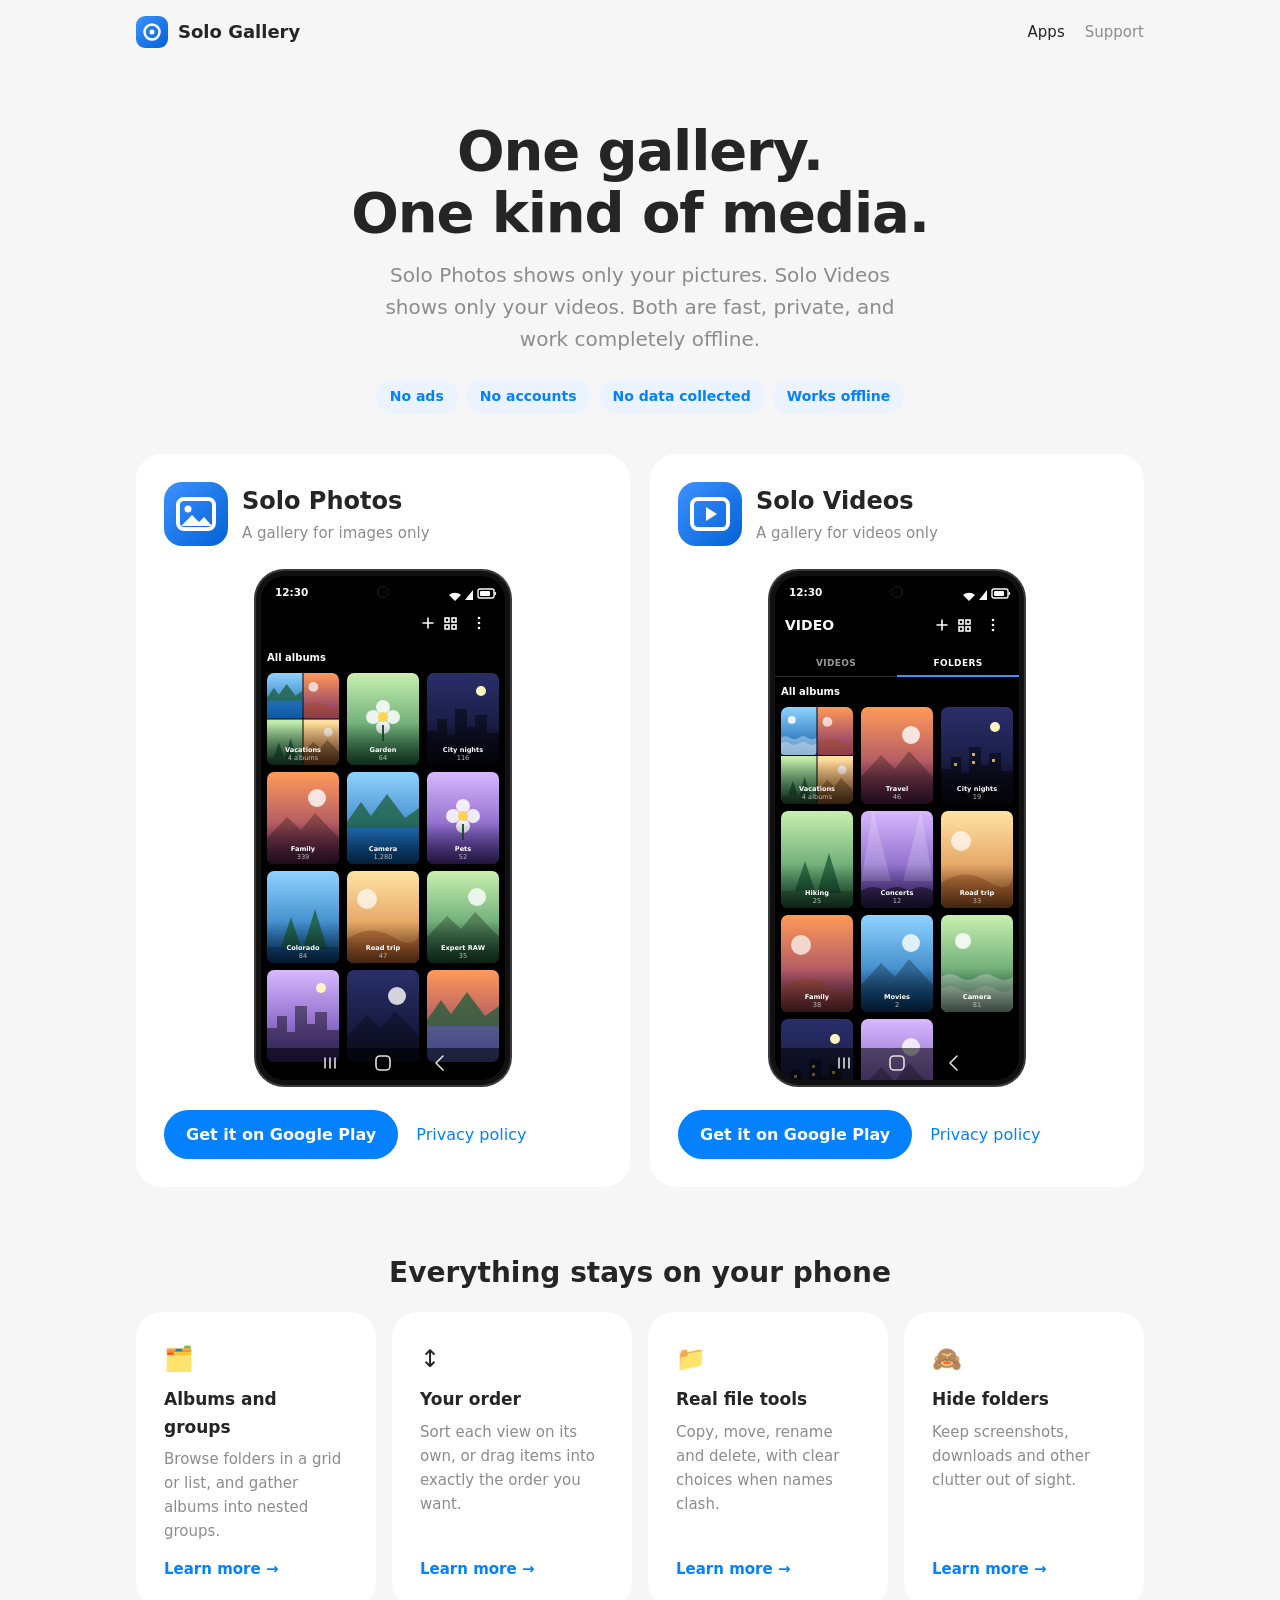
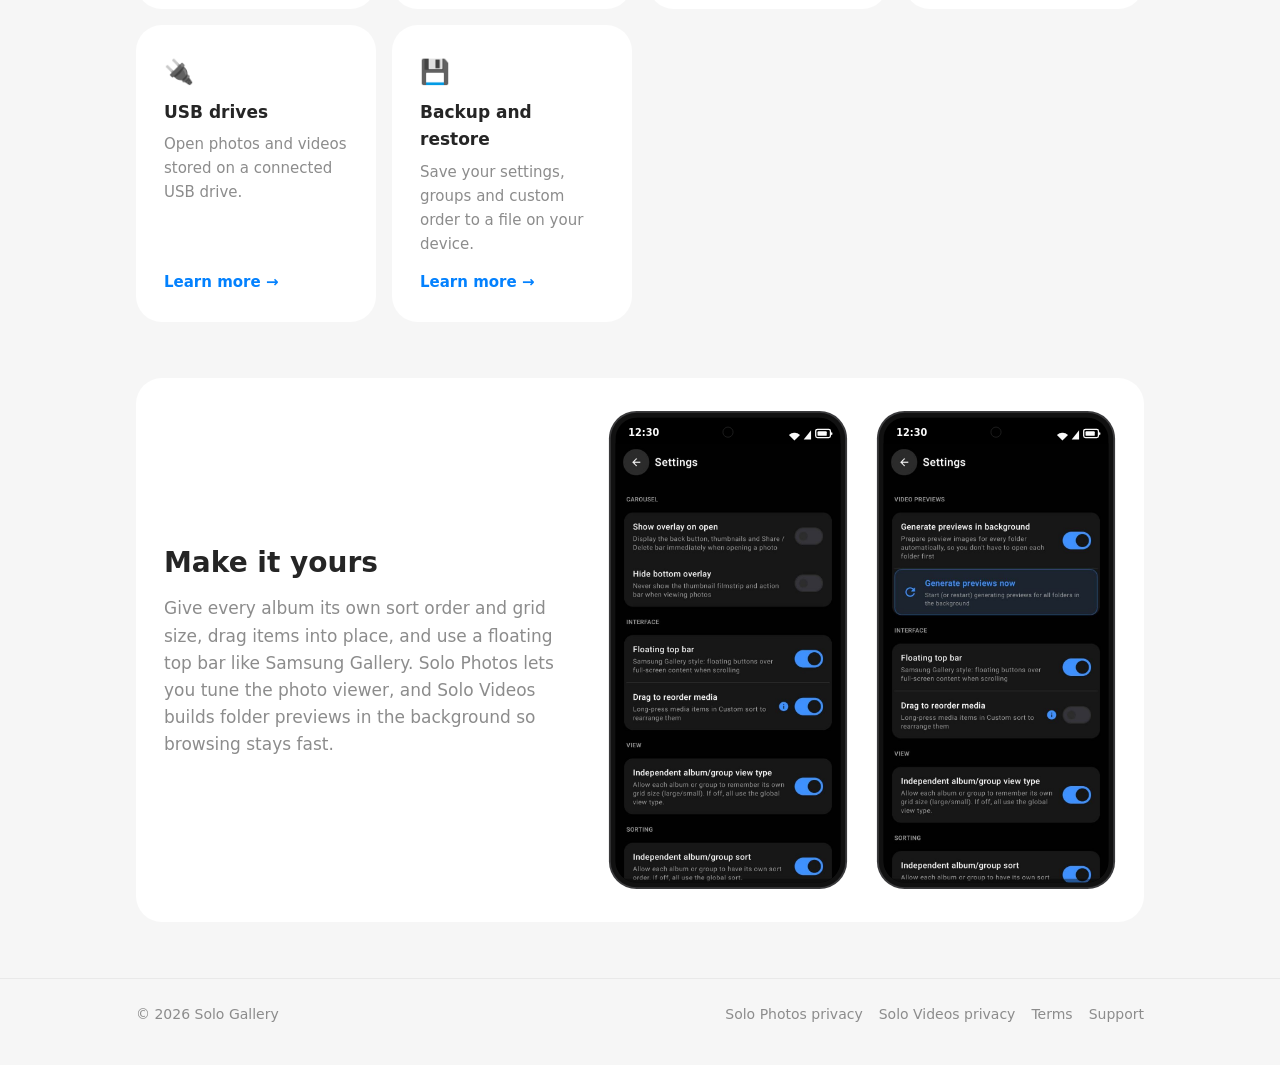
<file: index.html>
<!doctype html>
<html lang="en">
<head>
  <meta charset="utf-8">
  <meta name="viewport" content="width=device-width, initial-scale=1">
  <title>Solo Gallery</title>
  <meta name="description" content="Solo Photos and Solo Videos: private, offline Android galleries that show just one kind of media.">
  <link rel="icon" href="assets/logo.svg" type="image/svg+xml">
  <link rel="stylesheet" href="assets/style.css">
  <script src="assets/site.js" defer></script>
  <script src="assets/features.js" defer></script>
</head>
<body data-root="">
  <main class="wrap">
    <section class="hero">
      <h1>One gallery.<br>One kind of media.</h1>
      <p>Solo Photos shows only your pictures. Solo Videos shows only your videos. Both are fast, private, and work completely offline.</p>
      <div class="chips">
        <span class="chip">No ads</span>
        <span class="chip">No accounts</span>
        <span class="chip">No data collected</span>
        <span class="chip">Works offline</span>
      </div>
    </section>

    <section class="apps" aria-label="Apps">
      <article class="card app-card">
        <div class="app-head">
          <img src="assets/icon-photos.svg" alt="">
          <div><h2>Solo Photos</h2><p>A gallery for images only</p></div>
        </div>
        <img class="mock" src="assets/mock-photos.svg" alt="Illustration of the Solo Photos album grid">
        <div class="app-links">
          <a class="btn" href="https://play.google.com/store/apps/details?id=com.pamartinez.solo.photos" target="_blank" rel="noopener">Get it on Google Play</a>
          <a href="photos/privacy.html">Privacy policy</a>
        </div>
      </article>

      <article class="card app-card">
        <div class="app-head">
          <img src="assets/icon-videos.svg" alt="">
          <div><h2>Solo Videos</h2><p>A gallery for videos only</p></div>
        </div>
        <img class="mock" src="assets/mock-videos.svg" alt="Illustration of the Solo Videos grid">
        <div class="app-links">
          <a class="btn" href="https://play.google.com/store/apps/details?id=com.pamartinez.solo.videos" target="_blank" rel="noopener">Get it on Google Play</a>
          <a href="videos/privacy.html">Privacy policy</a>
        </div>
      </article>
    </section>

    <h2 class="section-title">Everything stays on your phone</h2>
    <section class="features">
      <div class="card feature" role="button" tabindex="0">
        <span class="ico">🗂️</span><h3>Albums and groups</h3><p>Browse folders in a grid or list, and gather albums into nested groups.</p><span class="learn">Learn more &rarr;</span>
        <ul class="more" hidden>
          <li>Every folder of photos or videos on your phone shows up as an album.</li>
          <li>Tap <b>+</b> to create a group, then add albums to it. Groups can hold other groups too.</li>
          <li>A group's tile shows a 2×2 preview of the albums inside.</li>
          <li>Switch between large tiles, small tiles and a list.</li>
        </ul>
      </div>
      <div class="card feature" role="button" tabindex="0">
        <span class="ico">↕️</span><h3>Your order</h3><p>Sort each view on its own, or drag items into exactly the order you want.</p><span class="learn">Learn more &rarr;</span>
        <ul class="more" hidden>
          <li>Sort by name, date or size, or pick <b>Custom</b> and long-press to drag items into place.</li>
          <li>Each album and group can remember its own sort order and grid size.</li>
          <li>Groups can stay pinned on top of your albums.</li>
          <li>Changed your mind? Restore the custom order back to A–Z in one tap.</li>
        </ul>
      </div>
      <div class="card feature" role="button" tabindex="0">
        <span class="ico">📁</span><h3>Real file tools</h3><p>Copy, move, rename and delete, with clear choices when names clash.</p><span class="learn">Learn more &rarr;</span>
        <ul class="more" hidden>
          <li>Select one item or many, then copy or move them to any album, or straight into a new one.</li>
          <li>A progress window shows how far along it is, and you can cancel.</li>
          <li>If a file with the same name already exists, choose <b>Skip</b>, <b>Replace</b> or <b>Rename</b>, and apply that choice to all of them.</li>
          <li>Rename albums and delete items with a clear confirmation first.</li>
        </ul>
      </div>
      <div class="card feature" role="button" tabindex="0">
        <span class="ico">🙈</span><h3>Hide folders</h3><p>Keep screenshots, downloads and other clutter out of sight.</p><span class="learn">Learn more &rarr;</span>
        <ul class="more" hidden>
          <li>Open the <b>⋮</b> menu and choose <b>Hide album(s)</b>.</li>
          <li>Switch off any folder you don't want to see in the gallery.</li>
          <li>Your files aren't moved or deleted, only hidden from view. Unhide them any time.</li>
        </ul>
      </div>
      <div class="card feature" role="button" tabindex="0">
        <span class="ico">🔌</span><h3>USB drives</h3><p>Open photos and videos stored on a connected USB drive.</p><span class="learn">Learn more &rarr;</span>
        <ul class="more" hidden>
          <li>Plug in a USB drive and pick it once in Android's file picker.</li>
          <li>The app only gets access to the drive you choose.</li>
          <li>Its albums appear in the gallery and come back automatically when you reconnect the drive.</li>
        </ul>
      </div>
      <div class="card feature" role="button" tabindex="0">
        <span class="ico">💾</span><h3>Backup and restore</h3><p>Save your settings, groups and custom order to a file on your device.</p><span class="learn">Learn more &rarr;</span>
        <ul class="more" hidden>
          <li>A backup saves your settings, groups, hidden folders and custom order. Your photos and videos are not included.</li>
          <li>Turn on <b>Auto backup</b> to keep it up to date as you make changes.</li>
          <li>Moving to a new phone? Copy the backup file over and tap <b>Restore</b>.</li>
        </ul>
      </div>
    </section>

    <dialog class="feature-dialog" aria-labelledby="fd-title">
      <form method="dialog"><button class="fd-close" aria-label="Close">&times;</button></form>
      <span class="ico" id="fd-ico"></span>
      <h3 id="fd-title"></h3>
      <ul id="fd-list"></ul>
    </dialog>

    <section class="card showcase">
      <div class="showcase-text">
        <h2>Make it yours</h2>
        <p>Give every album its own sort order and grid size, drag items into place, and use a floating top bar like Samsung Gallery. Solo Photos lets you tune the photo viewer, and Solo Videos builds folder previews in the background so browsing stays fast.</p>
      </div>
      <img class="mock" src="assets/mock-photos-settings.svg" alt="Solo Photos settings screen">
      <img class="mock" src="assets/mock-videos-settings.svg" alt="Solo Videos settings screen">
    </section>
  </main>
</body>
</html>
</file>
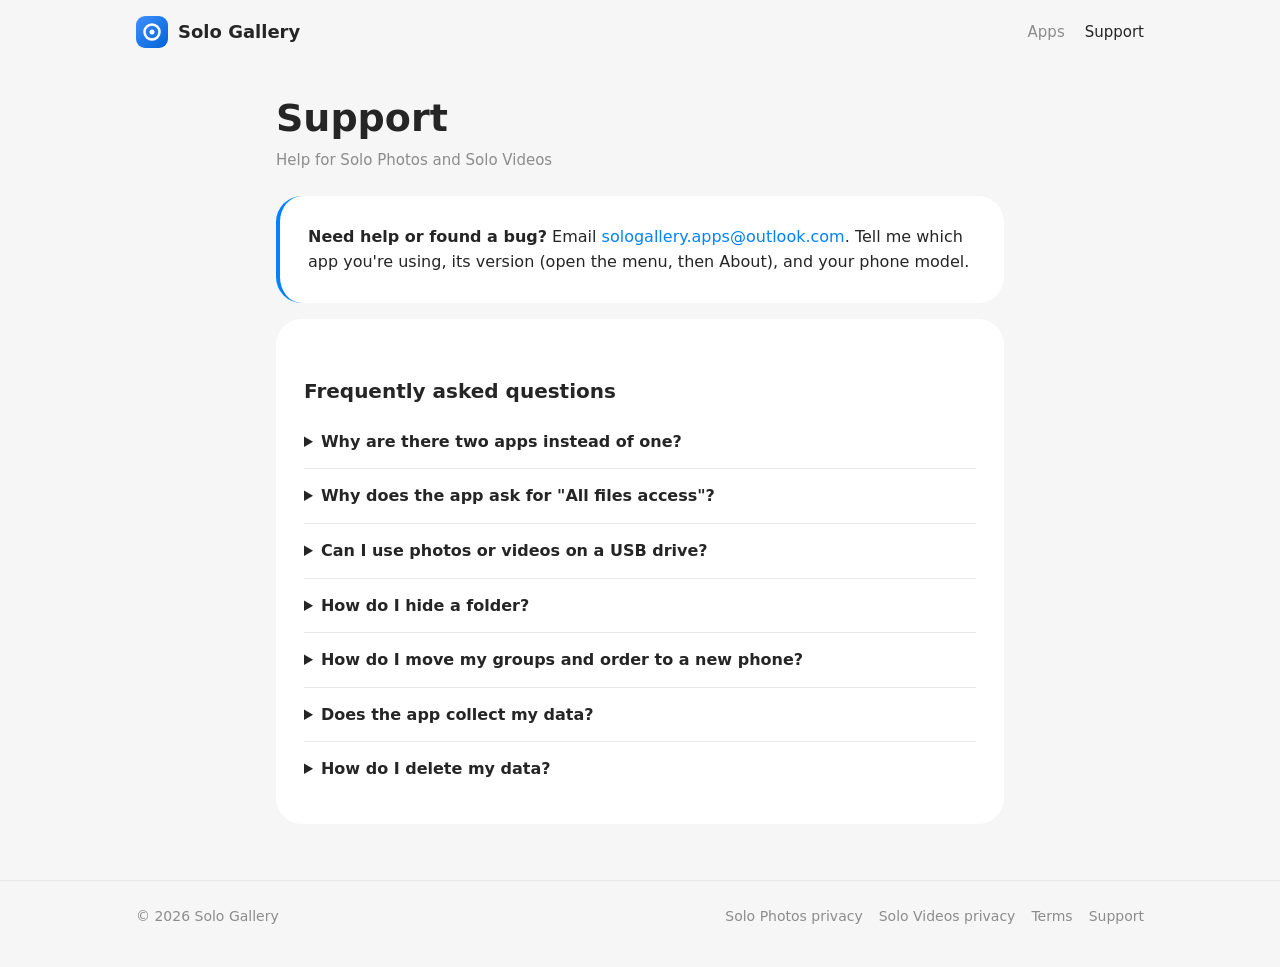
<file: support.html>
<!doctype html>
<html lang="en">
<head>
  <meta charset="utf-8">
  <meta name="viewport" content="width=device-width, initial-scale=1">
  <title>Solo Gallery Support</title>
  <meta name="description" content="Help and contact for Solo Photos and Solo Videos.">
  <link rel="icon" href="assets/logo.svg" type="image/svg+xml">
  <link rel="stylesheet" href="assets/style.css">
  <script src="assets/site.js" defer></script>
</head>
<body data-root="">
  <main class="wrap doc">
    <h1>Support</h1>
    <p class="meta">Help for Solo Photos and Solo Videos</p>

    <div class="card summary">
      <strong>Need help or found a bug?</strong> Email <a href="mailto:sologallery.apps@outlook.com?subject=Solo%20Gallery%20support">sologallery.apps@outlook.com</a>. Tell me which app you're using, its version (open the menu, then About), and your phone model.
    </div>

    <div class="card">
      <h2>Frequently asked questions</h2>
      <details>
        <summary>Why are there two apps instead of one?</summary>
        <p>Each app focuses on one kind of media, so your photo gallery isn't mixed with videos, and the other way around. Install one or both.</p>
      </details>
      <details>
        <summary>Why does the app ask for "All files access"?</summary>
        <p>It lets the app copy, move, rename and delete items and create album folders anywhere on your storage, as a full gallery app can. The app only touches files when you take an action, and nothing is uploaded.</p>
      </details>
      <details>
        <summary>Can I use photos or videos on a USB drive?</summary>
        <p>Yes. Connect the drive, then choose it when the app asks. Android only gives the app access to the drive you pick.</p>
      </details>
      <details>
        <summary>How do I hide a folder?</summary>
        <p>Open Settings, then Hide folders, and turn off the folders you don't want to see. Hiding a folder only changes what the app shows. Your files are not moved or deleted.</p>
      </details>
      <details>
        <summary>How do I move my groups and order to a new phone?</summary>
        <p>Use Backup in Settings to save a backup file, copy it to the new phone, then use Restore. The backup holds settings, groups and custom order. Your media files are copied separately.</p>
      </details>
      <details>
        <summary>Does the app collect my data?</summary>
        <p>No. There are no accounts, ads or analytics, and nothing leaves your device. See the <a href="photos/privacy.html">Solo Photos</a> and <a href="videos/privacy.html">Solo Videos</a> privacy policies.</p>
      </details>
      <details>
        <summary>How do I delete my data?</summary>
        <p>Uninstall the app, or clear its storage in Android Settings, then Apps. Your photos and videos are not deleted.</p>
      </details>
    </div>
  </main>
</body>
</html>
</file>
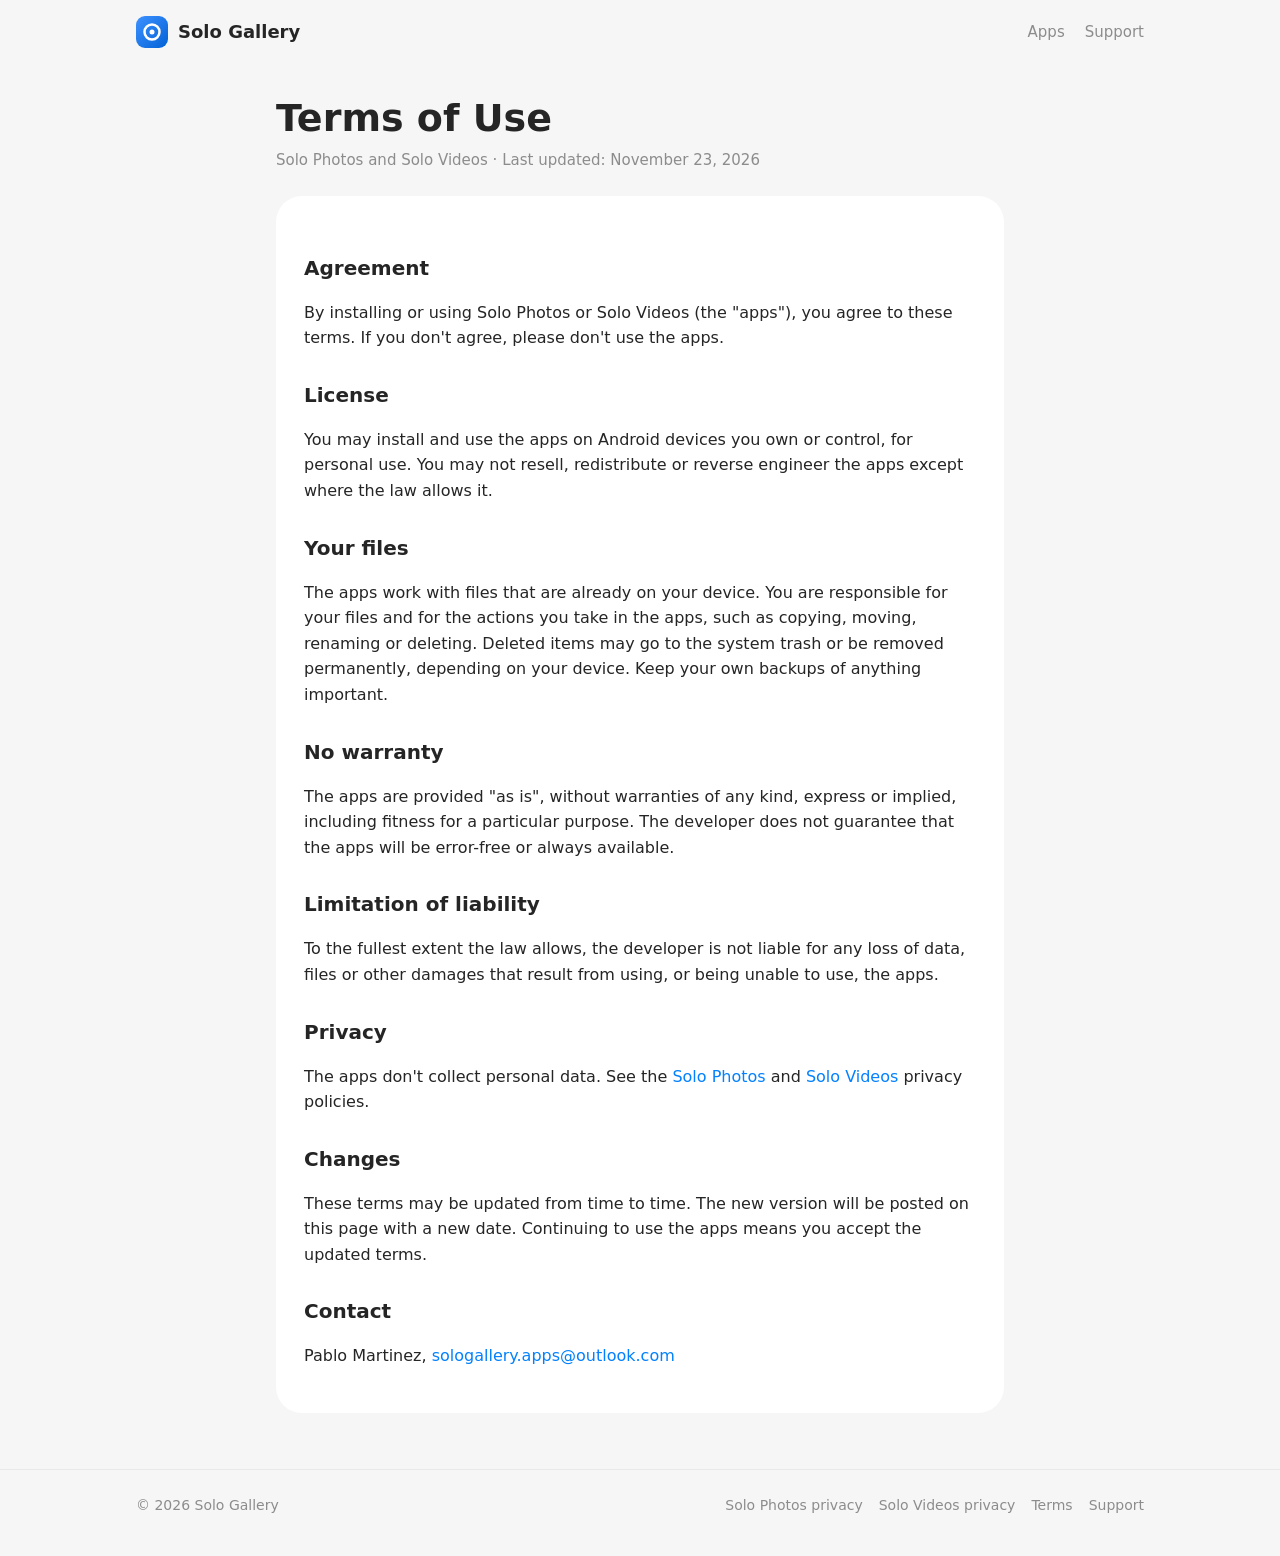
<file: terms.html>
<!doctype html>
<html lang="en">
<head>
  <meta charset="utf-8">
  <meta name="viewport" content="width=device-width, initial-scale=1">
  <title>Solo Gallery Terms</title>
  <meta name="description" content="Terms of use for Solo Photos and Solo Videos.">
  <link rel="icon" href="assets/logo.svg" type="image/svg+xml">
  <link rel="stylesheet" href="assets/style.css">
  <script src="assets/site.js" defer></script>
</head>
<body data-root="">
  <main class="wrap doc">
    <h1>Terms of Use</h1>
    <p class="meta">Solo Photos and Solo Videos &middot; Last updated: November 23, 2026</p>

    <div class="card">
      <h2>Agreement</h2>
      <p>By installing or using Solo Photos or Solo Videos (the "apps"), you agree to these terms. If you don't agree, please don't use the apps.</p>

      <h2>License</h2>
      <p>You may install and use the apps on Android devices you own or control, for personal use. You may not resell, redistribute or reverse engineer the apps except where the law allows it.</p>

      <h2>Your files</h2>
      <p>The apps work with files that are already on your device. You are responsible for your files and for the actions you take in the apps, such as copying, moving, renaming or deleting. Deleted items may go to the system trash or be removed permanently, depending on your device. Keep your own backups of anything important.</p>

      <h2>No warranty</h2>
      <p>The apps are provided "as is", without warranties of any kind, express or implied, including fitness for a particular purpose. The developer does not guarantee that the apps will be error-free or always available.</p>

      <h2>Limitation of liability</h2>
      <p>To the fullest extent the law allows, the developer is not liable for any loss of data, files or other damages that result from using, or being unable to use, the apps.</p>

      <h2>Privacy</h2>
      <p>The apps don't collect personal data. See the <a href="photos/privacy.html">Solo Photos</a> and <a href="videos/privacy.html">Solo Videos</a> privacy policies.</p>

      <h2>Changes</h2>
      <p>These terms may be updated from time to time. The new version will be posted on this page with a new date. Continuing to use the apps means you accept the updated terms.</p>

      <h2>Contact</h2>
      <p>Pablo Martinez, <a href="mailto:sologallery.apps@outlook.com">sologallery.apps@outlook.com</a></p>
    </div>
  </main>
</body>
</html>
</file>
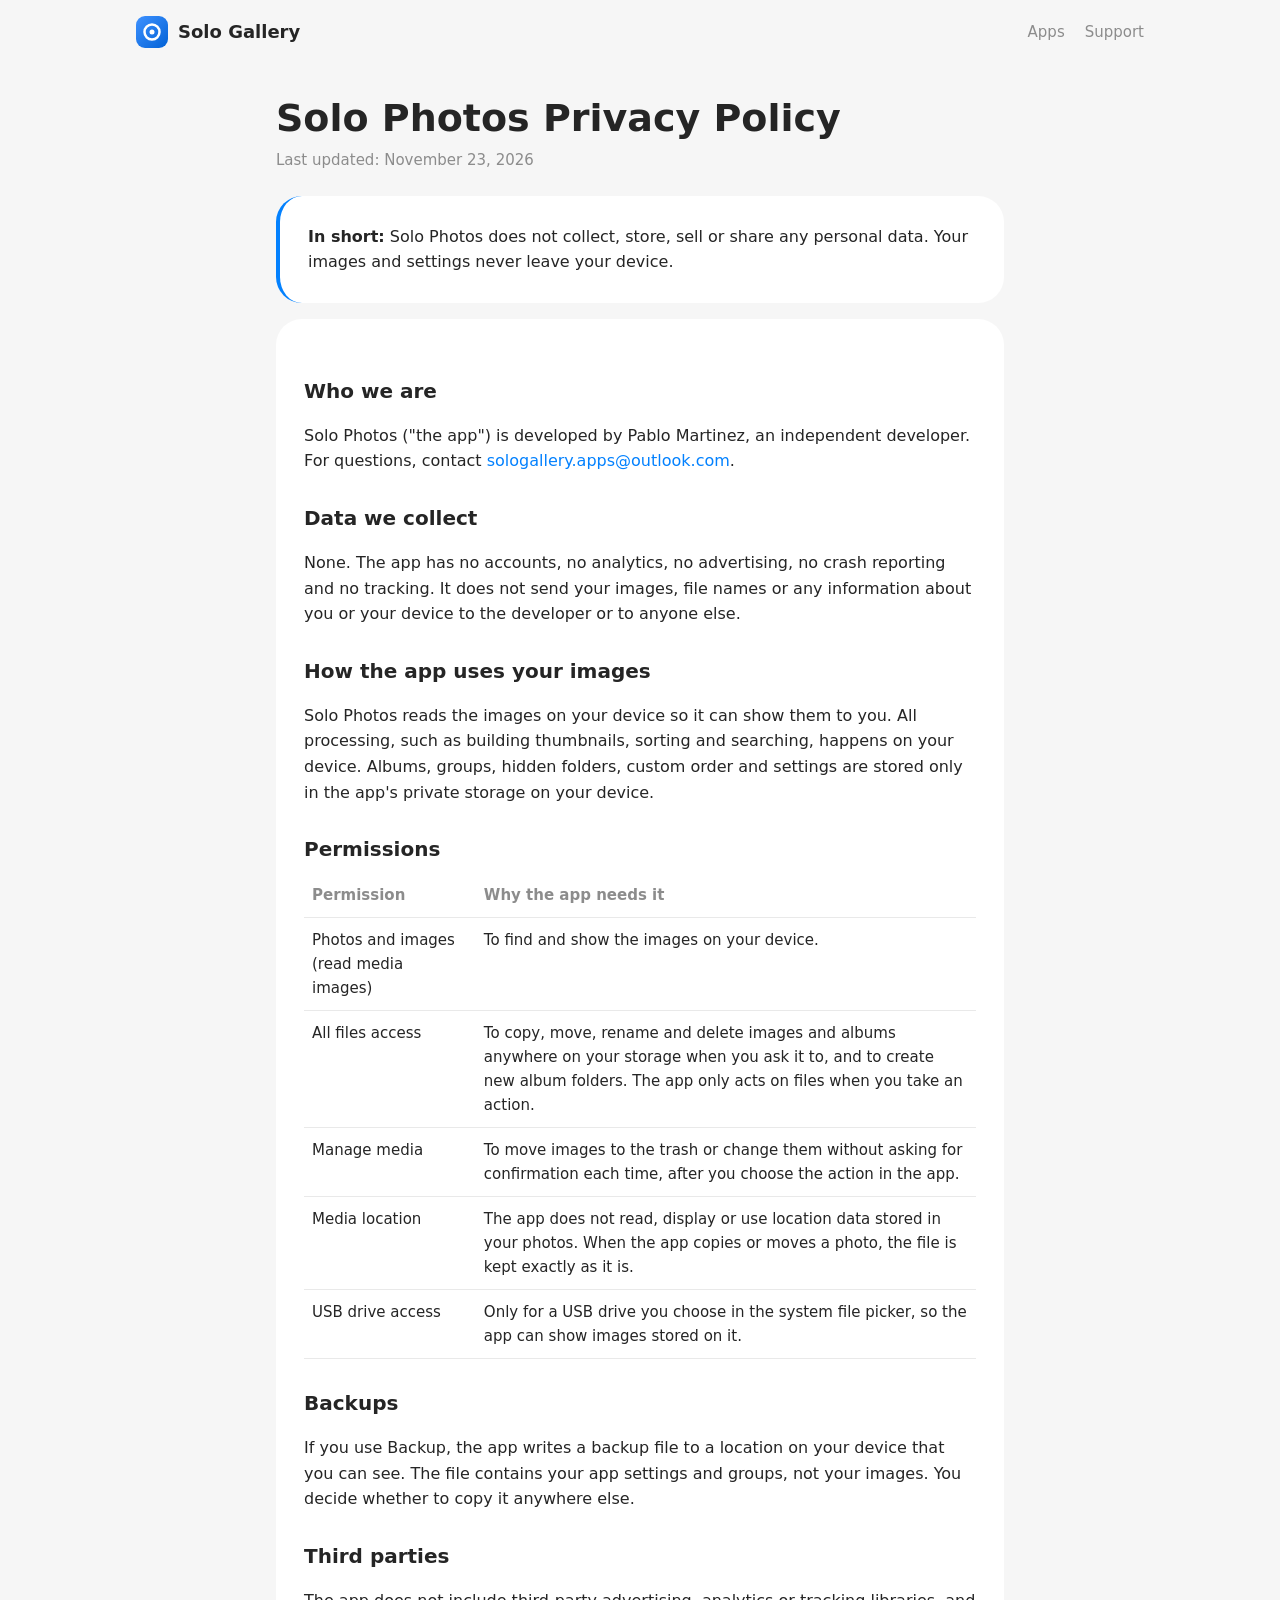
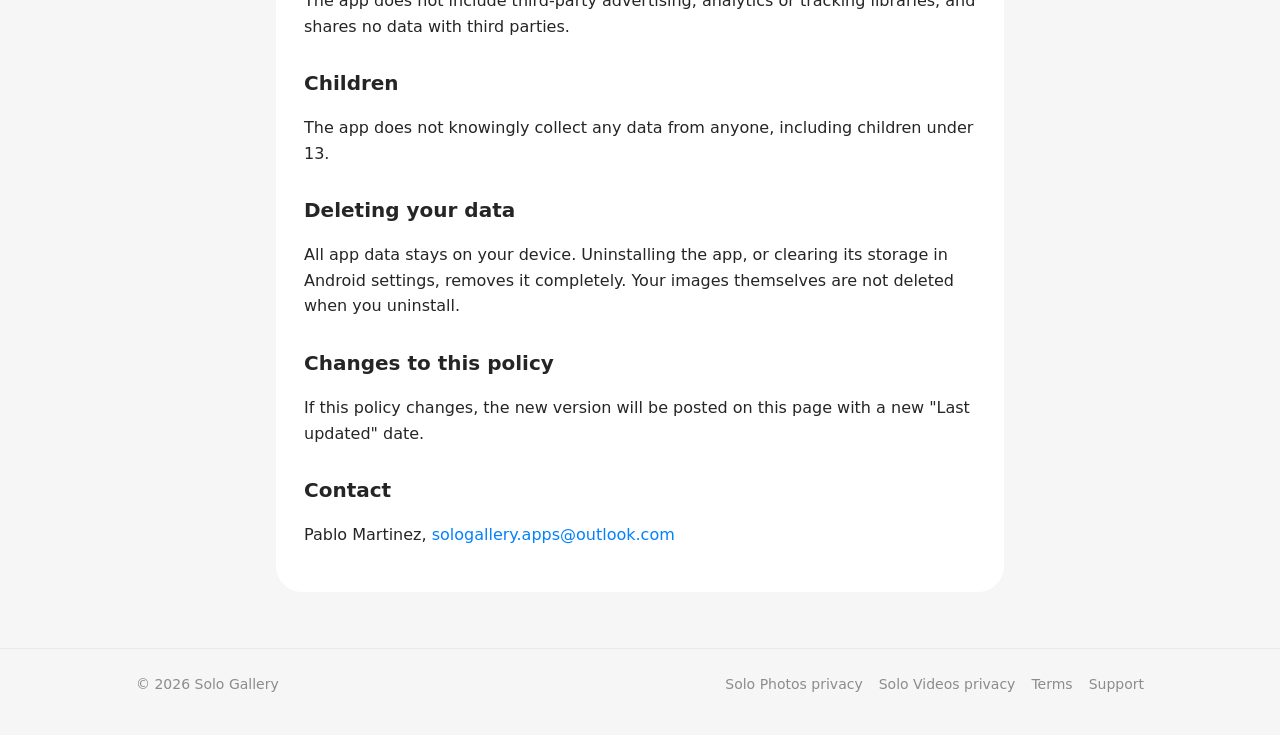
<file: photos/privacy.html>
<!doctype html>
<html lang="en">
<head>
  <meta charset="utf-8">
  <meta name="viewport" content="width=device-width, initial-scale=1">
  <title>Solo Photos Privacy</title>
  <meta name="description" content="Privacy policy for the Solo Photos Android app.">
  <link rel="icon" href="../assets/icon-photos.svg" type="image/svg+xml">
  <link rel="stylesheet" href="../assets/style.css">
  <script src="../assets/site.js" defer></script>
</head>
<body data-root="../">
  <main class="wrap doc">
    <h1>Solo Photos Privacy Policy</h1>
    <p class="meta">Last updated: November 23, 2026</p>

    <div class="card summary">
      <strong>In short:</strong> Solo Photos does not collect, store, sell or share any personal data. Your images and settings never leave your device.
    </div>

    <div class="card">
      <h2>Who we are</h2>
      <p>Solo Photos ("the app") is developed by Pablo Martinez, an independent developer. For questions, contact <a href="mailto:sologallery.apps@outlook.com">sologallery.apps@outlook.com</a>.</p>

      <h2>Data we collect</h2>
      <p>None. The app has no accounts, no analytics, no advertising, no crash reporting and no tracking. It does not send your images, file names or any information about you or your device to the developer or to anyone else.</p>

      <h2>How the app uses your images</h2>
      <p>Solo Photos reads the images on your device so it can show them to you. All processing, such as building thumbnails, sorting and searching, happens on your device. Albums, groups, hidden folders, custom order and settings are stored only in the app's private storage on your device.</p>

      <h2>Permissions</h2>
      <div class="table-scroll">
        <table>
          <tr><th>Permission</th><th>Why the app needs it</th></tr>
          <tr><td>Photos and images (read media images)</td><td>To find and show the images on your device.</td></tr>
          <tr><td>All files access</td><td>To copy, move, rename and delete images and albums anywhere on your storage when you ask it to, and to create new album folders. The app only acts on files when you take an action.</td></tr>
          <tr><td>Manage media</td><td>To move images to the trash or change them without asking for confirmation each time, after you choose the action in the app.</td></tr>
          <tr><td>Media location</td><td>The app does not read, display or use location data stored in your photos. When the app copies or moves a photo, the file is kept exactly as it is.</td></tr>
          <tr><td>USB drive access</td><td>Only for a USB drive you choose in the system file picker, so the app can show images stored on it.</td></tr>
        </table>
      </div>

      <h2>Backups</h2>
      <p>If you use Backup, the app writes a backup file to a location on your device that you can see. The file contains your app settings and groups, not your images. You decide whether to copy it anywhere else.</p>

      <h2>Third parties</h2>
      <p>The app does not include third-party advertising, analytics or tracking libraries, and shares no data with third parties.</p>

      <h2>Children</h2>
      <p>The app does not knowingly collect any data from anyone, including children under 13.</p>

      <h2>Deleting your data</h2>
      <p>All app data stays on your device. Uninstalling the app, or clearing its storage in Android settings, removes it completely. Your images themselves are not deleted when you uninstall.</p>

      <h2>Changes to this policy</h2>
      <p>If this policy changes, the new version will be posted on this page with a new "Last updated" date.</p>

      <h2>Contact</h2>
      <p>Pablo Martinez, <a href="mailto:sologallery.apps@outlook.com">sologallery.apps@outlook.com</a></p>
    </div>
  </main>
</body>
</html>
</file>
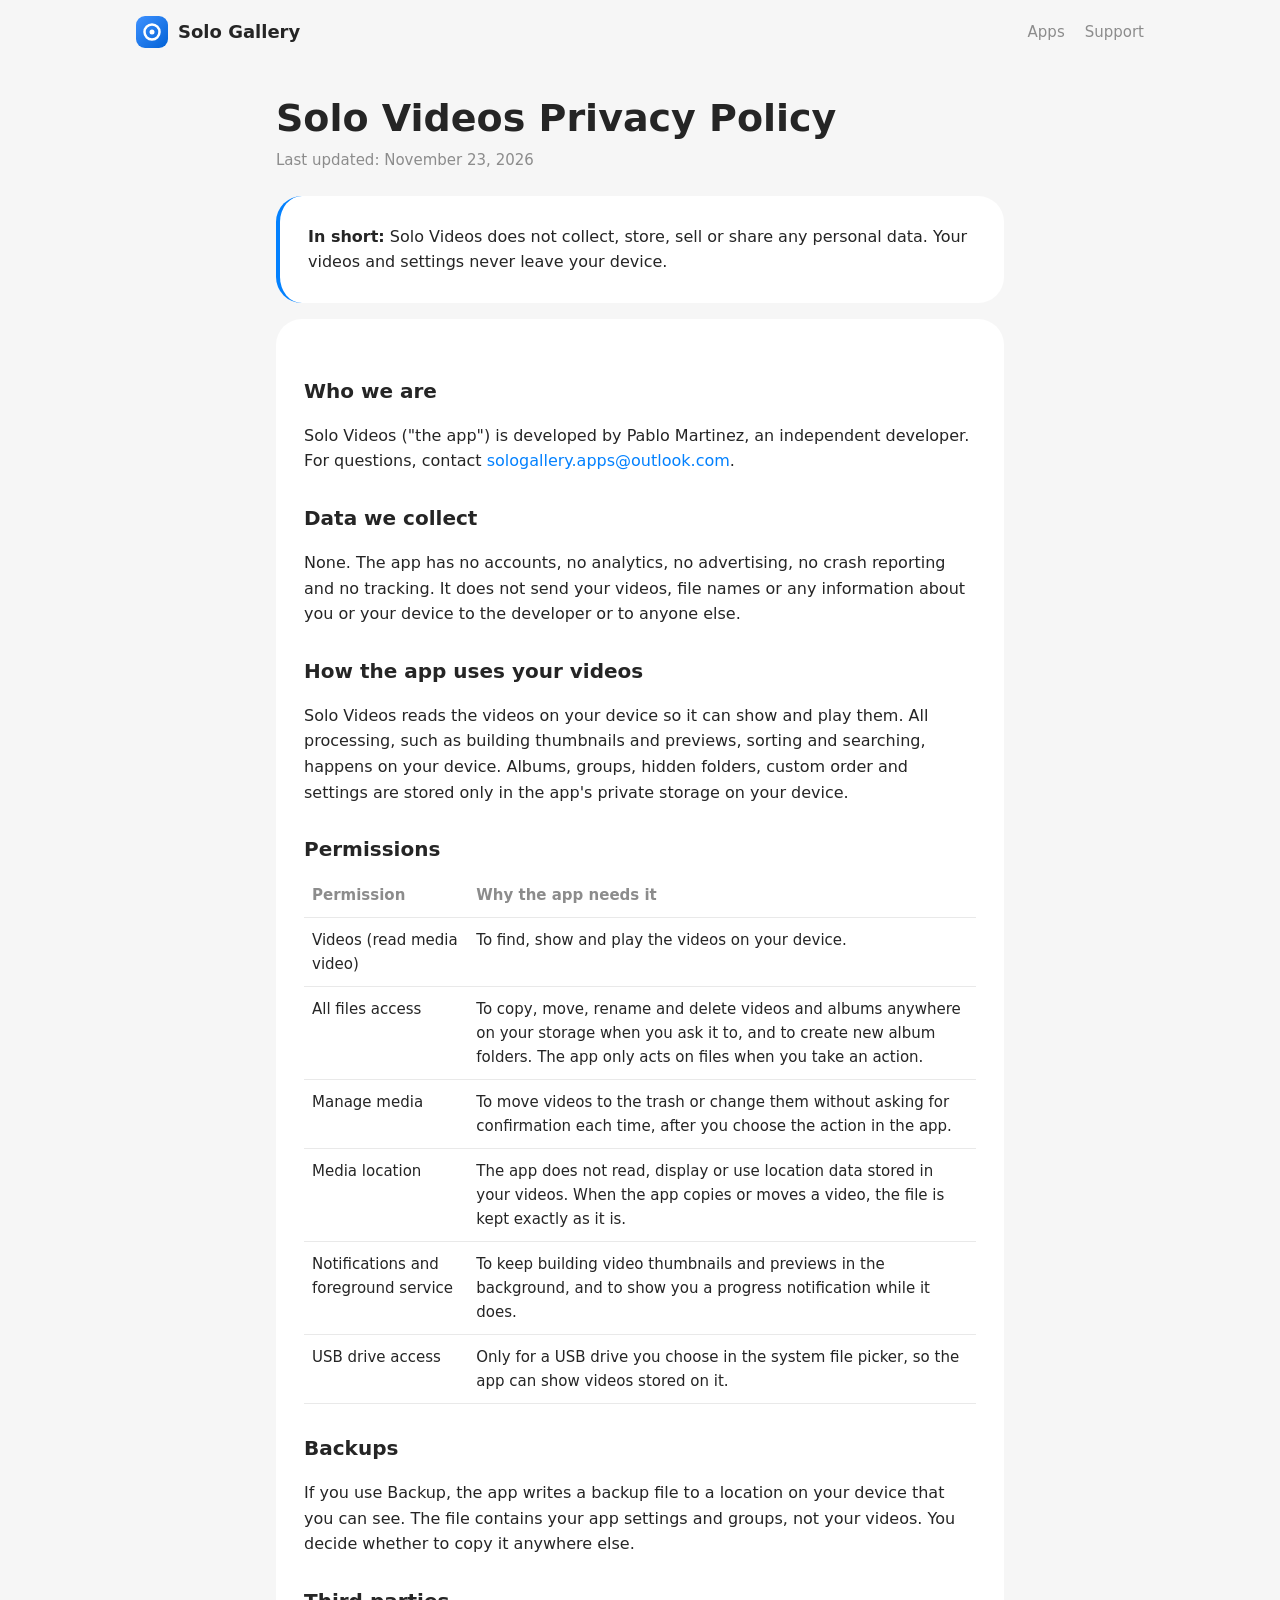
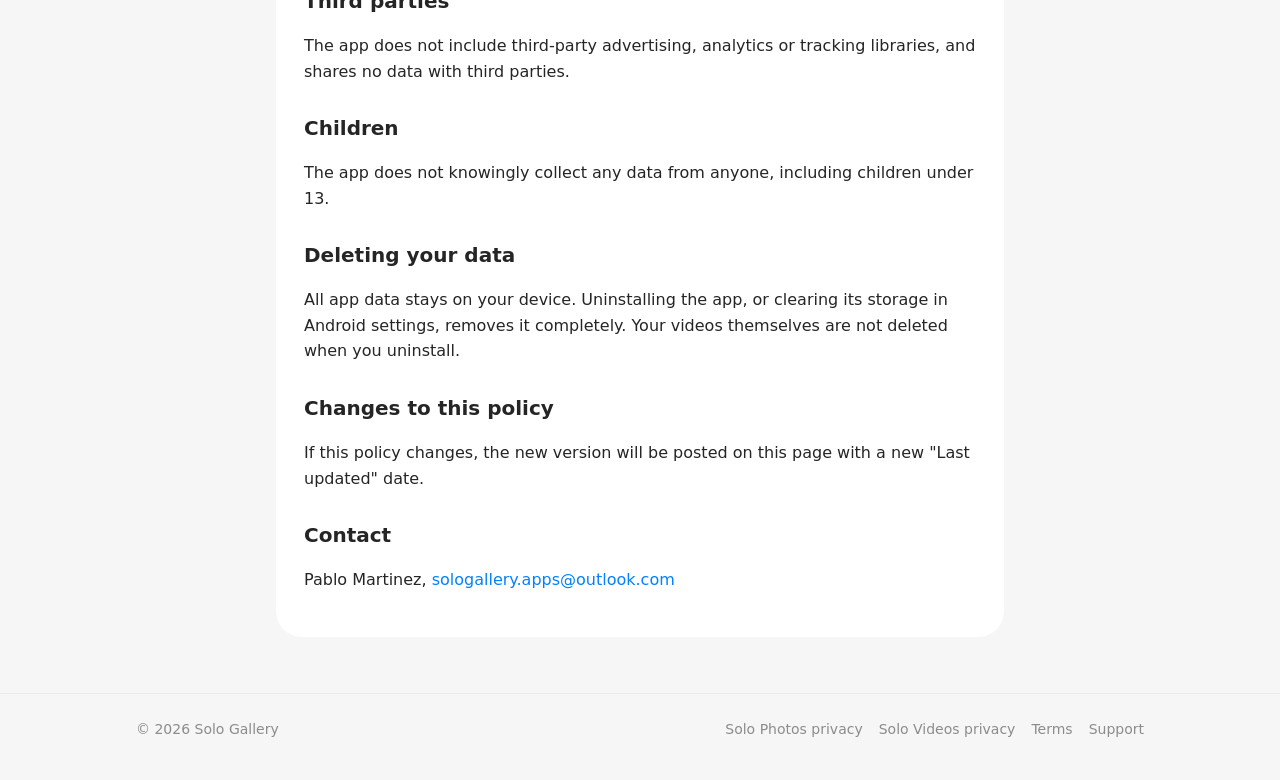
<file: videos/privacy.html>
<!doctype html>
<html lang="en">
<head>
  <meta charset="utf-8">
  <meta name="viewport" content="width=device-width, initial-scale=1">
  <title>Solo Videos Privacy</title>
  <meta name="description" content="Privacy policy for the Solo Videos Android app.">
  <link rel="icon" href="../assets/icon-videos.svg" type="image/svg+xml">
  <link rel="stylesheet" href="../assets/style.css">
  <script src="../assets/site.js" defer></script>
</head>
<body data-root="../">
  <main class="wrap doc">
    <h1>Solo Videos Privacy Policy</h1>
    <p class="meta">Last updated: November 23, 2026</p>

    <div class="card summary">
      <strong>In short:</strong> Solo Videos does not collect, store, sell or share any personal data. Your videos and settings never leave your device.
    </div>

    <div class="card">
      <h2>Who we are</h2>
      <p>Solo Videos ("the app") is developed by Pablo Martinez, an independent developer. For questions, contact <a href="mailto:sologallery.apps@outlook.com">sologallery.apps@outlook.com</a>.</p>

      <h2>Data we collect</h2>
      <p>None. The app has no accounts, no analytics, no advertising, no crash reporting and no tracking. It does not send your videos, file names or any information about you or your device to the developer or to anyone else.</p>

      <h2>How the app uses your videos</h2>
      <p>Solo Videos reads the videos on your device so it can show and play them. All processing, such as building thumbnails and previews, sorting and searching, happens on your device. Albums, groups, hidden folders, custom order and settings are stored only in the app's private storage on your device.</p>

      <h2>Permissions</h2>
      <div class="table-scroll">
        <table>
          <tr><th>Permission</th><th>Why the app needs it</th></tr>
          <tr><td>Videos (read media video)</td><td>To find, show and play the videos on your device.</td></tr>
          <tr><td>All files access</td><td>To copy, move, rename and delete videos and albums anywhere on your storage when you ask it to, and to create new album folders. The app only acts on files when you take an action.</td></tr>
          <tr><td>Manage media</td><td>To move videos to the trash or change them without asking for confirmation each time, after you choose the action in the app.</td></tr>
          <tr><td>Media location</td><td>The app does not read, display or use location data stored in your videos. When the app copies or moves a video, the file is kept exactly as it is.</td></tr>
          <tr><td>Notifications and foreground service</td><td>To keep building video thumbnails and previews in the background, and to show you a progress notification while it does.</td></tr>
          <tr><td>USB drive access</td><td>Only for a USB drive you choose in the system file picker, so the app can show videos stored on it.</td></tr>
        </table>
      </div>

      <h2>Backups</h2>
      <p>If you use Backup, the app writes a backup file to a location on your device that you can see. The file contains your app settings and groups, not your videos. You decide whether to copy it anywhere else.</p>

      <h2>Third parties</h2>
      <p>The app does not include third-party advertising, analytics or tracking libraries, and shares no data with third parties.</p>

      <h2>Children</h2>
      <p>The app does not knowingly collect any data from anyone, including children under 13.</p>

      <h2>Deleting your data</h2>
      <p>All app data stays on your device. Uninstalling the app, or clearing its storage in Android settings, removes it completely. Your videos themselves are not deleted when you uninstall.</p>

      <h2>Changes to this policy</h2>
      <p>If this policy changes, the new version will be posted on this page with a new "Last updated" date.</p>

      <h2>Contact</h2>
      <p>Pablo Martinez, <a href="mailto:sologallery.apps@outlook.com">sologallery.apps@outlook.com</a></p>
    </div>
  </main>
</body>
</html>
</file>
<file: assets/style.css>
:root {
  --accent: #0381fe;
  --bg: #f6f6f6;
  --card: #ffffff;
  --text: #252525;
  --text-2: #8c8c8c;
  --divider: #e9e9e9;
  --chip: #eaf3ff;
  --radius: 26px;
  color-scheme: light dark;
}

@media (prefers-color-scheme: dark) {
  :root {
    --accent: #3e91ff;
    --bg: #010101;
    --card: #171717;
    --text: #fafafa;
    --text-2: #999999;
    --divider: #2d2d2d;
    --chip: #0f2340;
  }
}

* { box-sizing: border-box; }

html { -webkit-text-size-adjust: 100%; }

body {
  margin: 0;
  background: var(--bg);
  color: var(--text);
  font: 16px/1.6 system-ui, -apple-system, "Segoe UI", Roboto, "Samsung Sans", Helvetica, Arial, sans-serif;
}

a { color: var(--accent); text-decoration: none; }
a:hover { text-decoration: underline; }

.wrap { max-width: 1040px; margin: 0 auto; padding: 0 16px; }

.site-header {
  position: sticky; top: 0; z-index: 10;
  background: color-mix(in srgb, var(--bg) 85%, transparent);
  backdrop-filter: blur(12px);
  -webkit-backdrop-filter: blur(12px);
}
.site-header .wrap { display: flex; align-items: center; justify-content: space-between; height: 64px; gap: 16px; }
.brand { display: flex; align-items: center; gap: 10px; font-weight: 700; font-size: 18px; color: var(--text); }
.brand:hover { text-decoration: none; }
.brand img { width: 32px; height: 32px; }
.nav { display: flex; gap: 20px; font-size: 15px; }
.nav a { color: var(--text-2); }
.nav a[aria-current="page"], .nav a:hover { color: var(--text); text-decoration: none; }

.hero { text-align: center; padding: 56px 0 40px; }
.hero h1 { font-size: clamp(34px, 7vw, 56px); line-height: 1.1; margin: 0 0 16px; letter-spacing: -0.02em; }
.hero p { font-size: clamp(17px, 2.6vw, 20px); color: var(--text-2); margin: 0 auto; max-width: 560px; }
.chips { display: flex; flex-wrap: wrap; justify-content: center; gap: 8px; margin-top: 24px; }
.chip { background: var(--chip); color: var(--accent); border-radius: 999px; padding: 6px 14px; font-size: 14px; font-weight: 600; }

.apps { display: grid; grid-template-columns: repeat(auto-fit, minmax(280px, 1fr)); gap: 20px; padding-bottom: 40px; }
.card { background: var(--card); border-radius: var(--radius); padding: 28px; }
.app-card { display: flex; flex-direction: column; gap: 18px; }
.app-head { display: flex; align-items: center; gap: 14px; }
.app-head img { width: 64px; height: 64px; }
.app-head h2 { margin: 0; font-size: 24px; }
.app-head p { margin: 0; color: var(--text-2); font-size: 15px; }
.mock { width: 100%; max-width: 260px; margin: 4px auto; display: block; }
.app-links { display: flex; flex-wrap: wrap; align-items: center; gap: 12px 18px; }
.btn {
  display: inline-flex; align-items: center; gap: 8px;
  background: var(--accent); color: #fff; font-weight: 600;
  border-radius: 999px; padding: 12px 22px;
}
.btn:hover { text-decoration: none; filter: brightness(1.08); }
.btn[aria-disabled="true"] { opacity: .55; pointer-events: none; }

.section-title { font-size: 28px; margin: 24px 0 16px; text-align: center; }
.features { display: grid; grid-template-columns: repeat(auto-fit, minmax(220px, 1fr)); gap: 16px; padding-bottom: 56px; }
.feature h3 { margin: 0 0 6px; font-size: 17px; }
.feature p { margin: 0; color: var(--text-2); font-size: 15px; }
.feature .ico { font-size: 24px; margin-bottom: 8px; display: block; }
.feature[role=button] {
  display: flex; flex-direction: column; cursor: pointer; outline: none;
  transition: transform .15s ease, box-shadow .15s ease;
}
.feature[role=button]:hover { transform: translateY(-2px); box-shadow: 0 8px 24px rgba(0, 0, 0, .08); }
.feature[role=button]:focus-visible { box-shadow: 0 0 0 3px var(--accent); }
.feature .learn { margin-top: auto; padding-top: 14px; color: var(--accent); font-weight: 600; font-size: 15px; }

.feature-dialog {
  width: min(520px, calc(100vw - 32px)); border: 0; border-radius: var(--radius);
  padding: 32px; background: var(--card); color: var(--text);
}
.feature-dialog::backdrop { background: rgba(0, 0, 0, .5); backdrop-filter: blur(4px); }
.feature-dialog .ico { font-size: 34px; display: block; margin-bottom: 8px; }
.feature-dialog h3 { margin: 0 0 12px; font-size: 24px; }
.feature-dialog ul { margin: 0; padding-left: 20px; }
.feature-dialog li { margin: 8px 0; }
.fd-close {
  position: absolute; top: 16px; right: 16px; width: 36px; height: 36px; border: 0; border-radius: 50%;
  background: var(--chip); color: var(--accent); font-size: 22px; line-height: 1; cursor: pointer;
}

.showcase { display: grid; grid-template-columns: 1fr minmax(0, 240px) minmax(0, 240px); align-items: center; gap: 28px; margin-bottom: 56px; }
.showcase h2 { font-size: 28px; margin: 0 0 10px; }
.showcase p { margin: 0; color: var(--text-2); font-size: 17px; }
@media (max-width: 820px) {
  .showcase { grid-template-columns: 1fr 1fr; text-align: center; }
  .showcase-text { grid-column: 1 / -1; }
}

.doc { max-width: 760px; margin: 32px auto 56px; }
.doc h1 { font-size: clamp(28px, 5vw, 38px); line-height: 1.2; margin: 0 0 6px; }
.doc .meta { color: var(--text-2); margin: 0 0 24px; font-size: 15px; }
.doc h2 { font-size: 20px; margin: 28px 0 8px; }
.doc ul { padding-left: 22px; }
.doc li { margin: 4px 0; }
.doc .card + .card { margin-top: 16px; }
.summary { border-left: 4px solid var(--accent); }

table { width: 100%; border-collapse: collapse; font-size: 15px; }
th, td { text-align: left; padding: 10px 8px; border-bottom: 1px solid var(--divider); vertical-align: top; }
th { color: var(--text-2); font-weight: 600; }
.table-scroll { overflow-x: auto; }

details { border-bottom: 1px solid var(--divider); padding: 14px 0; }
details:last-child { border-bottom: 0; }
summary { cursor: pointer; font-weight: 600; }
details p { margin: 8px 0 0; color: var(--text-2); }

.site-footer { border-top: 1px solid var(--divider); padding: 24px 0 40px; color: var(--text-2); font-size: 14px; }
.site-footer .wrap { display: flex; flex-wrap: wrap; justify-content: space-between; gap: 12px; }
.site-footer nav { display: flex; flex-wrap: wrap; gap: 16px; }
.site-footer a { color: var(--text-2); }

@media (max-width: 560px) {
  .nav { gap: 14px; font-size: 14px; }
  .brand span { display: none; }
  .card { padding: 22px; }
}
</file>
